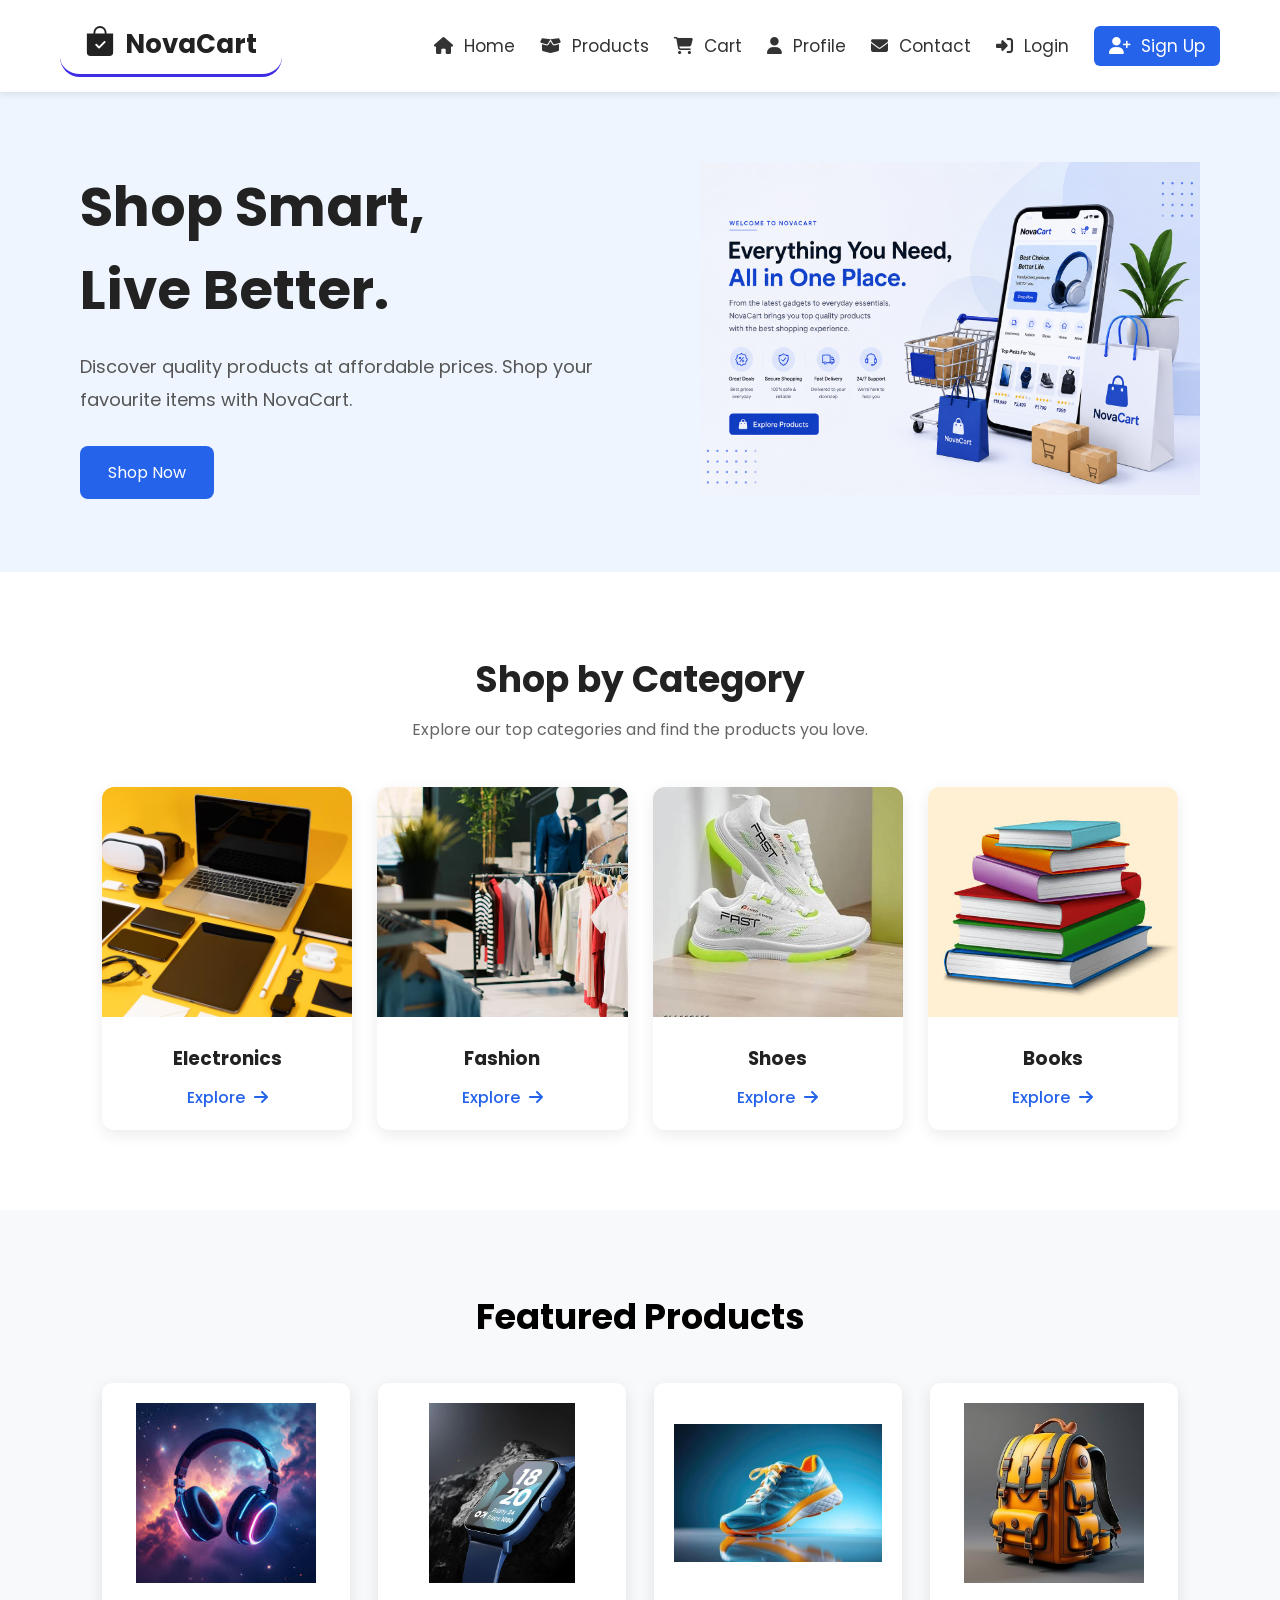
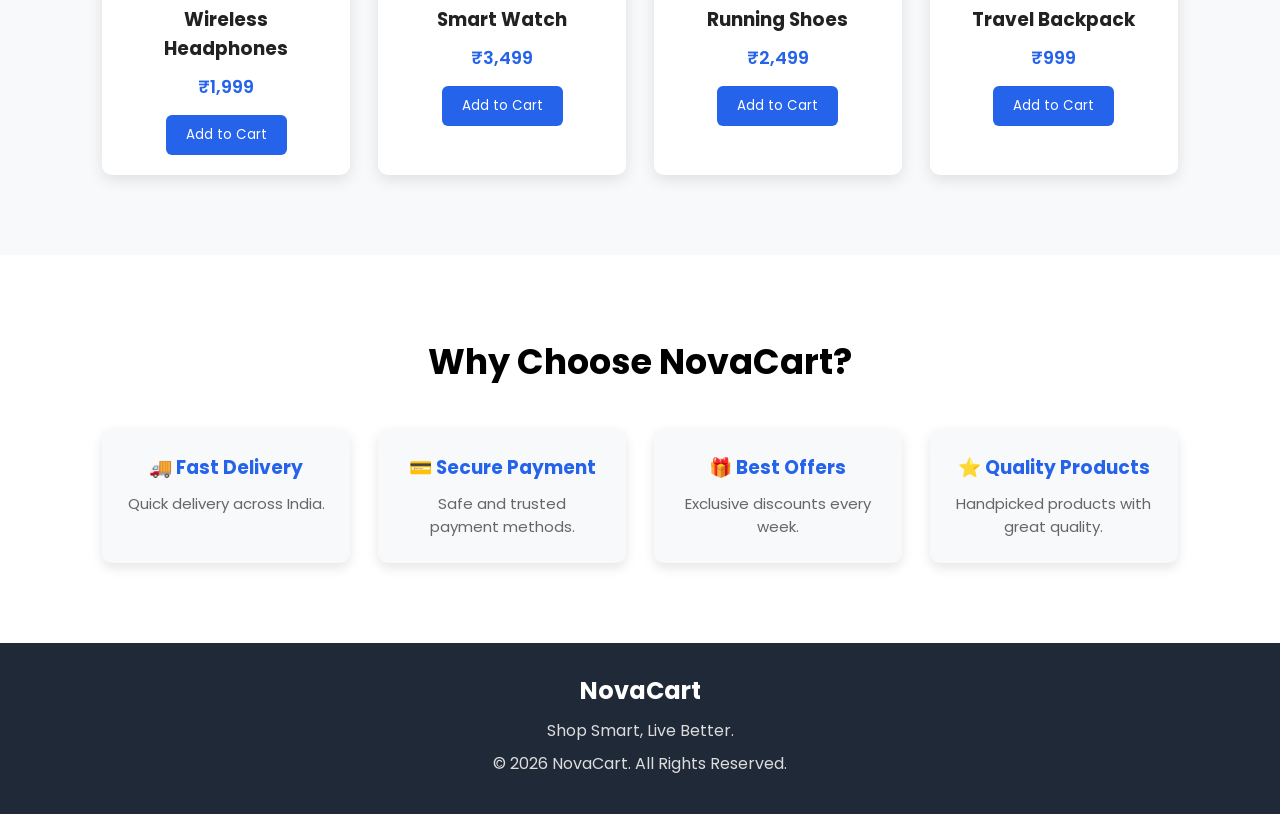
<file: index.html>
<!DOCTYPE html>
<html lang="en">

<head>
  <meta charset="UTF-8">
  <meta name="viewport" content="width=device-width, initial-scale=1.0">
  <title>NovaCart - E-Commerce Company</title>
  <link rel="stylesheet" href="css/style.css">
  <link rel="stylesheet" href="https://cdnjs.cloudflare.com/ajax/libs/font-awesome/6.7.2/css/all.min.css">
  <link rel="preconnect" href="https://fonts.googleapis.com">
  <link rel="preconnect" href="https://fonts.gstatic.com" crossorigin>
  <link href="https://fonts.googleapis.com/css2?family=Poppins:wght@300;400;500;600;700&display=swap" rel="stylesheet">
</head>

<body>
  <header>
    <nav class="navbar">

      <div class="logo">
        <a href="index.html">
          <div class="icon">
          <svg xmlns="http://www.w3.org/2000/svg" width="30" height="30" fill="currentColor"
            class="bi bi-bag-check-fill" viewBox="0 0 16 16">
            <path fill-rule="evenodd"
              d="M10.5 3.5a2.5 2.5 0 0 0-5 0V4h5zm1 0V4H15v10a2 2 0 0 1-2 2H3a2 2 0 0 1-2-2V4h3.5v-.5a3.5 3.5 0 1 1 7 0m-.646 5.354a.5.5 0 0 0-.708-.708L7.5 10.793 6.354 9.646a.5.5 0 1 0-.708.708l1.5 1.5a.5.5 0 0 0 .708 0z" />
          </svg>
          </div>
          <span>NovaCart</span>
        </a>
      </div>

      <ul class="nav-links">
        <li><a href="index.html"><i class="fa-solid fa-house"></i> Home</a></li>
        <li><a href="products.html"><i class="fa-solid fa-box-open"></i> Products</a></li>
        <li><a href="cart.html"><i class="fa-solid fa-cart-shopping"></i> Cart</a></li>
        <li><a href="profile.html"><i class="fa-solid fa-user"></i> Profile</a></li>
        <li><a href="contact.html"><i class="fa-solid fa-envelope"></i> Contact</a></li>
        <li><a href="login.html"><i class="fa-solid fa-right-to-bracket"></i> Login</a></li>
        <li><a href="signup.html" class="signup-btn"><i class="fa-solid fa-user-plus"></i> Sign Up</a></li>
      </ul>

    </nav>
  </header>
  <section class="hero">

    <div class="hero-text">

      <h1>Shop Smart,<br>Live Better.</h1>

      <p>
        Discover quality products at affordable prices.
        Shop your favourite items with NovaCart.
      </p>

      <a href="products.html" class="btn">
        Shop Now
      </a>

    </div>

    <div class="hero-img">
      <img src="imgs/hero_img.png" alt="img">
    </div>

  </section>

  <section class="categories">

    <h2>Shop by Category</h2>
    <p class="category-text">
      Explore our top categories and find the products you love.
    </p>

    <div class="category-box">

      <div class="card">
        <img src="imgs/electronic_img2.avif" alt="Electronics">
        <div class="card-content">
          <h3>Electronics</h3>
          <a href="products.html">Explore <i class="fa-solid fa-arrow-right"></i></a>
        </div>
      </div>

      <div class="card">
        <img src="imgs/fashion_img.avif" alt="Fashion">
        <div class="card-content">
          <h3>Fashion</h3>
          <a href="products.html">Explore <i class="fa-solid fa-arrow-right"></i></a>
        </div>
      </div>

      <div class="card">
        <img src="imgs/shoes_img2.jpg" alt="Shoes">
        <div class="card-content">
          <h3>Shoes</h3>
          <a href="products.html">Explore <i class="fa-solid fa-arrow-right"></i></a>
        </div>
      </div>

      <div class="card">
        <img src="imgs/book_img2.jpg" alt="Books">
        <div class="card-content">
          <h3>Books</h3>
          <a href="products.html">Explore <i class="fa-solid fa-arrow-right"></i></a>
        </div>
      </div>

    </div>

  </section>

 <section class="products">

    <h2>Featured Products</h2>

    <div class="product-box">

        <div class="product-card">
            <img src="imgs/headphone_img.jpg" alt="Headphones">
            <h3>Wireless Headphones</h3>
            <p>₹1,999</p>
            <button>Add to Cart</button>
        </div>

        <div class="product-card">
            <img src="imgs/s_watch_img.webp" alt="Smart Watch">
            <h3>Smart Watch</h3>
            <p>₹3,499</p>
            <button>Add to Cart</button>
        </div>

        <div class="product-card">
            <img src="imgs/shoes.jpg" alt="Running Shoes">
            <h3>Running Shoes</h3>
            <p>₹2,499</p>
            <button>Add to Cart</button>
        </div>

        <div class="product-card">
            <img src="imgs/backpak_img.jpg" alt="Backpack">
            <h3>Travel Backpack</h3>
            <p>₹999</p>
            <button>Add to Cart</button>
        </div>

    </div>

</section>

  <section class="why">

    <h2>Why Choose NovaCart?</h2>

    <div class="why-box">

      <div>
        <h3>🚚 Fast Delivery</h3>
        <p>Quick delivery across India.</p>
      </div>

      <div>
        <h3>💳 Secure Payment</h3>
        <p>Safe and trusted payment methods.</p>
      </div>

      <div>
        <h3>🎁 Best Offers</h3>
        <p>Exclusive discounts every week.</p>
      </div>

      <div>
        <h3>⭐ Quality Products</h3>
        <p>Handpicked products with great quality.</p>
      </div>

    </div>

  </section>

  <footer>

    <h2>NovaCart</h2>

    <p>Shop Smart, Live Better.</p>

    <p>© 2026 NovaCart. All Rights Reserved.</p>

  </footer>
</body>

</html>
</file>
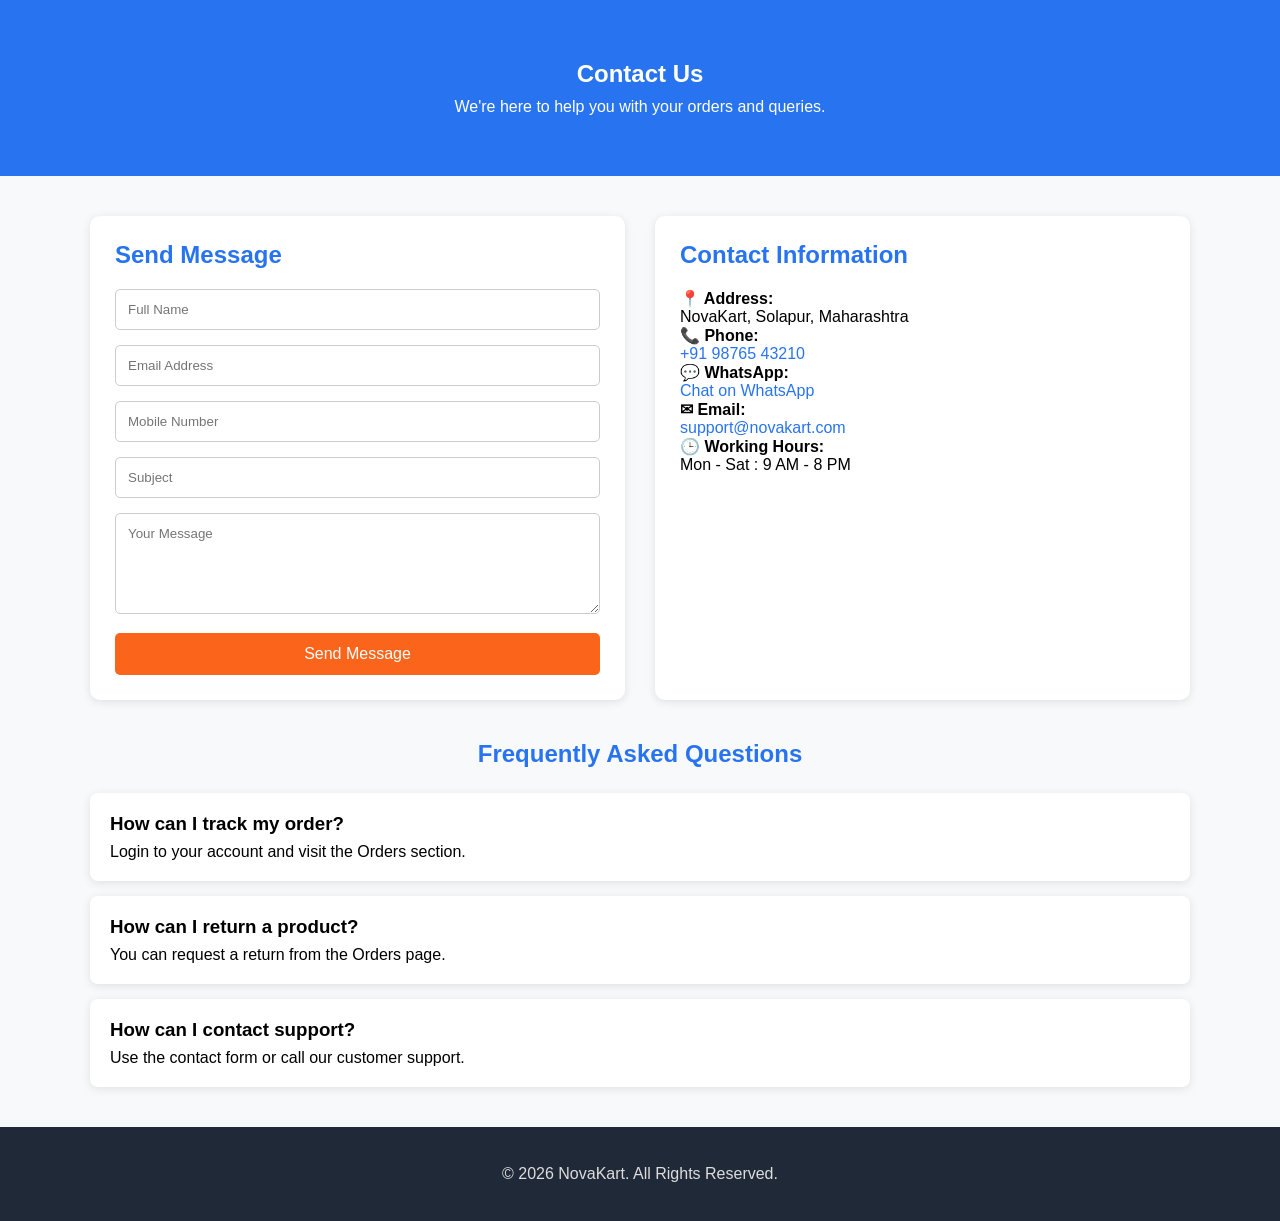
<file: contact.html>
<!DOCTYPE html>
<html lang="en">
<head>
    <meta charset="UTF-8">
    <meta name="viewport" content="width=device-width, initial-scale=1.0">
    <title>Contact Us - NovaKart</title>
    <link rel="stylesheet" href="css/contact.css">
    <link rel="stylesheet" href="css/style.css">
</head>
<body>

    <section class="contact-banner">
        <h1>Contact Us</h1>
        <p>We're here to help you with your orders and queries.</p>
    </section>

    <section class="contact-container">

        <div class="contact-form">
            <h2>Send Message</h2>

            <form>
                <input type="text" placeholder="Full Name" required>

                <input type="email" placeholder="Email Address" required>

                <input type="tel" placeholder="Mobile Number" required>

                <input type="text" placeholder="Subject" required>

                <textarea placeholder="Your Message" rows="5" required></textarea>

                <button type="submit">Send Message</button>
            </form>
        </div>

       <div class="contact-info">
    <h2>Contact Information</h2>

    <p>
        <strong>📍 Address:</strong><br>
        NovaKart, Solapur, Maharashtra
    </p>

    <p>
        <strong>📞 Phone:</strong><br>
        <a href="tel:+919876543210">+91 98765 43210</a>
    </p>

    <p>
        <strong>💬 WhatsApp:</strong><br>
        <a href="https://wa.me/919876543210" target="_blank">
            Chat on WhatsApp
        </a>
    </p>

    <p>
        <strong>✉ Email:</strong><br>
        <a href="mailto:support@novakart.com" target="_blank">
            support@novakart.com
        </a>
    </p>

    <p>
        <strong>🕒 Working Hours:</strong><br>
        Mon - Sat : 9 AM - 8 PM
    </p>
</div>

    </section>

    <section class="faq">
        <h2>Frequently Asked Questions</h2>

        <div class="faq-box">
            <h3>How can I track my order?</h3>
            <p>Login to your account and visit the Orders section.</p>
        </div>

        <div class="faq-box">
            <h3>How can I return a product?</h3>
            <p>You can request a return from the Orders page.</p>
        </div>

        <div class="faq-box">
            <h3>How can I contact support?</h3>
            <p>Use the contact form or call our customer support.</p>
        </div>
    </section>

    <footer>
        <p>© 2026 NovaKart. All Rights Reserved.</p>
    </footer>

</body>
</html>
</file>
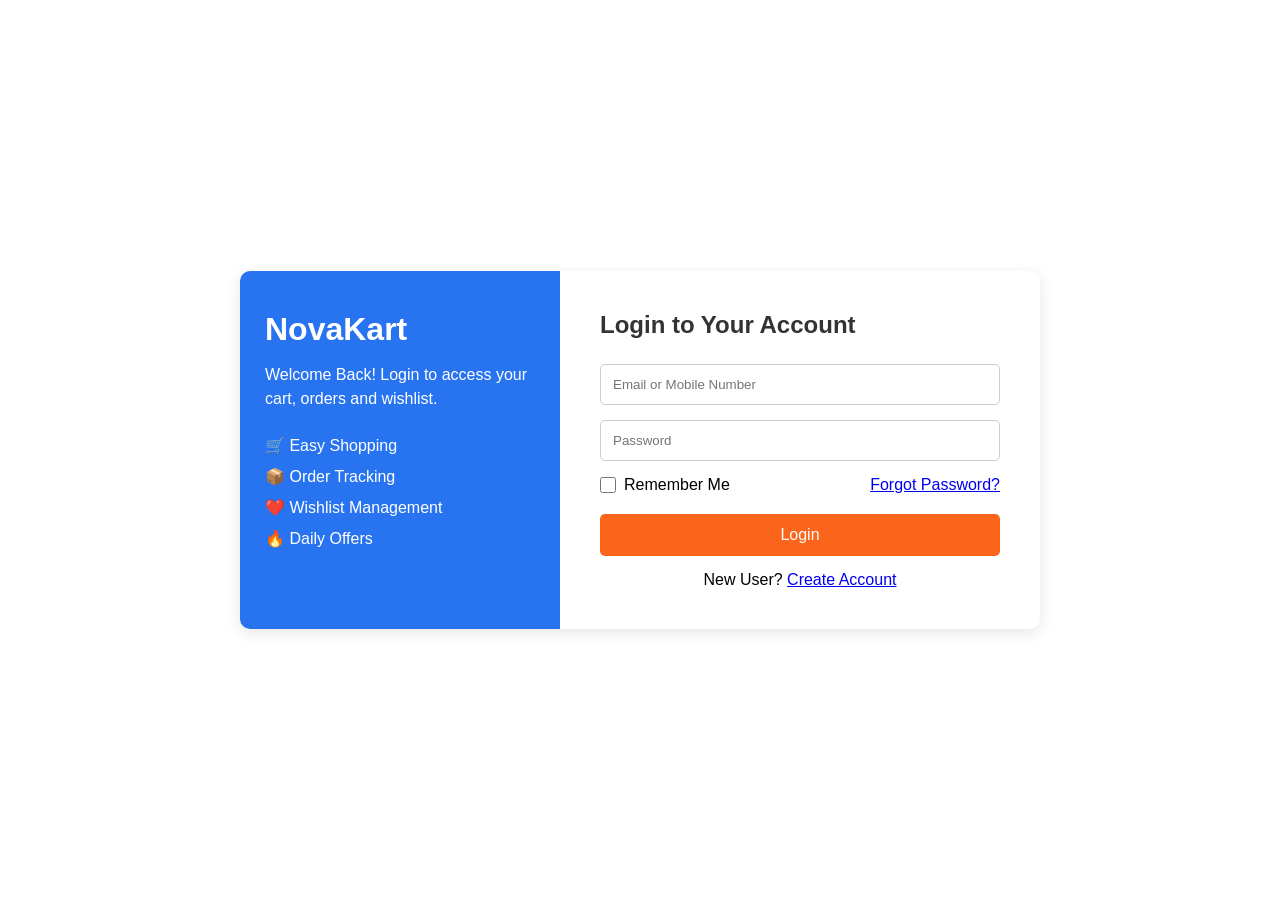
<file: login.html>
<!DOCTYPE html>
<html lang="en">
<head>
    <meta charset="UTF-8">
    <meta name="viewport" content="width=device-width, initial-scale=1.0">
    <title>Novakart Login</title>
   <link rel="stylesheet" href="css/login.css">
</head>
<body>

    <div class="container">

        <div class="left-panel">
            <h1>NovaKart</h1>
            <p>Welcome Back! Login to access your cart, orders and wishlist.</p>

            <ul>
                <li>🛒 Easy Shopping</li>
                <li>📦 Order Tracking</li>
                <li>❤️ Wishlist Management</li>
                <li>🔥 Daily Offers</li>
            </ul>
        </div>

        <div class="right-panel">
            <h2>Login to Your Account</h2>

            <form action="index.html">
                <input type="text" placeholder="Email or Mobile Number" required>

                <input type="password" placeholder="Password" required>

                <div class="options">
                    <label>
                        <input type="checkbox"> Remember Me
                    </label>
                    <a href="#">Forgot Password?</a>
                </div>

                <button type="submit">Login</button>

                <p class="signup">
                     New User? <a href="signup.html">Create Account</a>
                </p>
            </form>
        </div>

    </div>

</body>
</html>
</file>
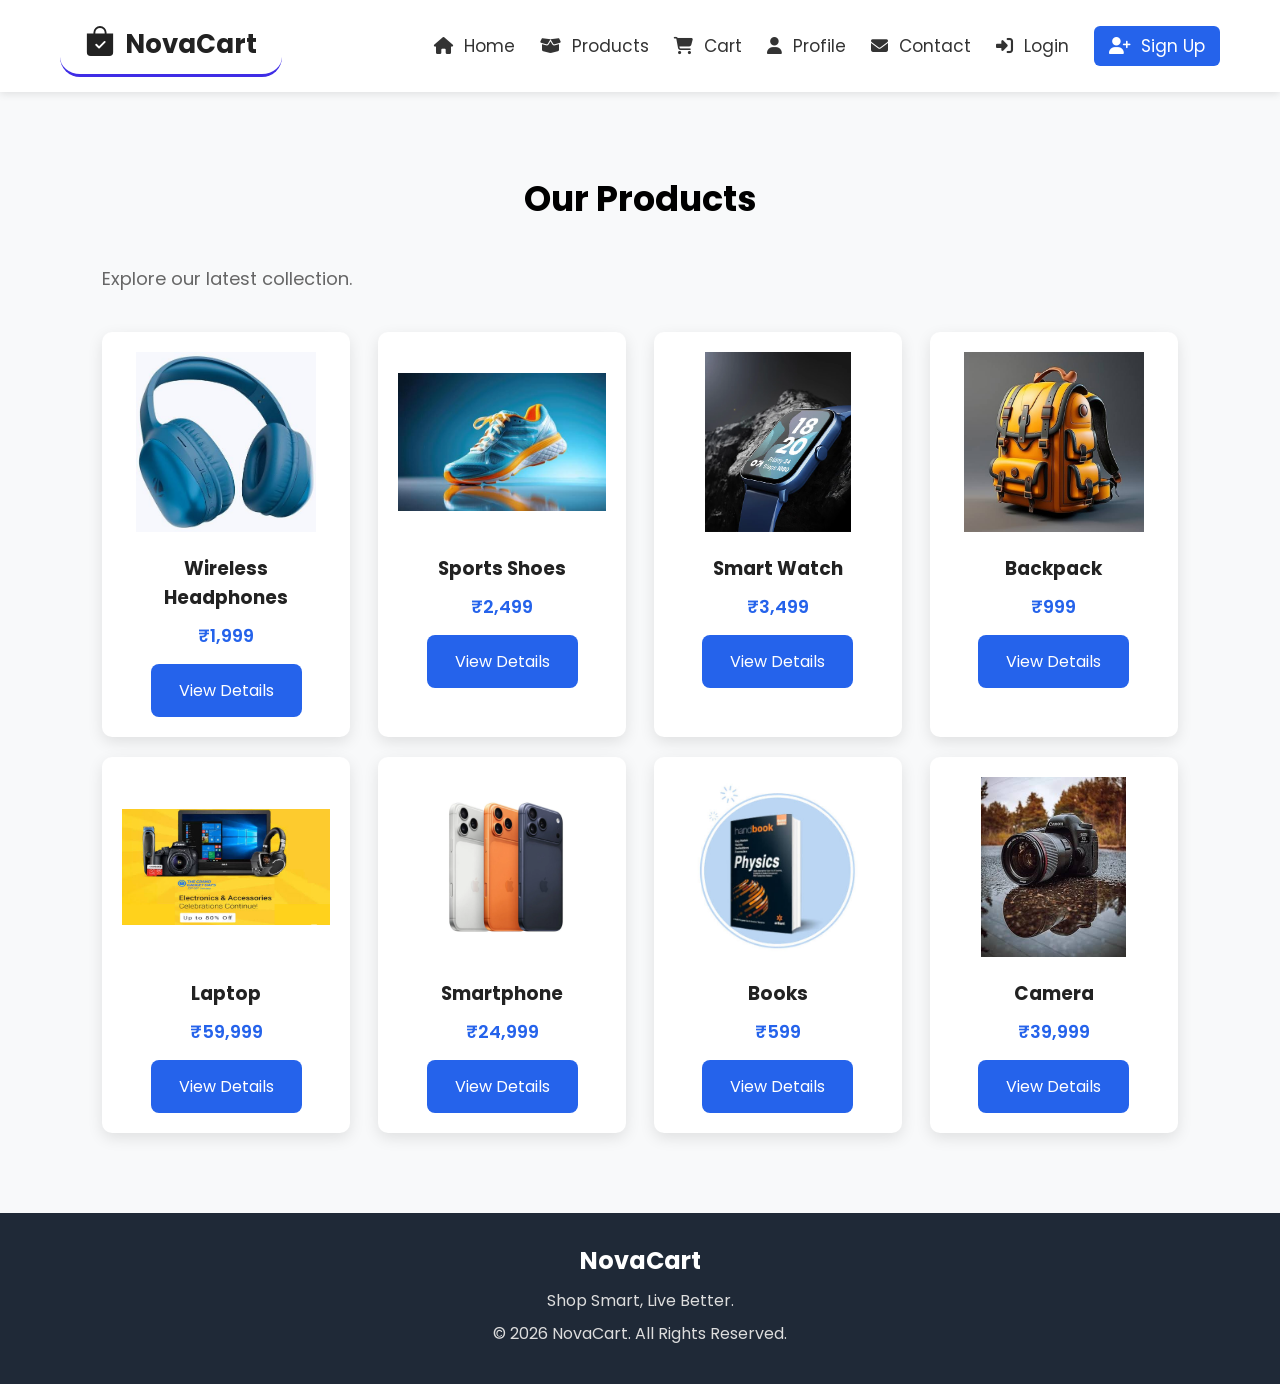
<file: products.html>
<!DOCTYPE html>
<html lang="en">

<head>
    <meta charset="UTF-8">
    <meta name="viewport" content="width=device-width, initial-scale=1.0">
    <title>NovaCart - E-Commerce Company</title>
    <link rel="stylesheet" href="css/style.css">
    <link rel="stylesheet" href="https://cdnjs.cloudflare.com/ajax/libs/font-awesome/6.7.2/css/all.min.css">
    <link rel="preconnect" href="https://fonts.googleapis.com">
    <link rel="preconnect" href="https://fonts.gstatic.com" crossorigin>
    <link href="https://fonts.googleapis.com/css2?family=Poppins:wght@300;400;500;600;700&display=swap"
        rel="stylesheet">
</head>

<body>
    <header>
        <nav class="navbar">

            <div class="logo">
                <a href="index.html">
                    <div class="icon">
                        <svg xmlns="http://www.w3.org/2000/svg" width="30" height="30" fill="currentColor"
                            class="bi bi-bag-check-fill" viewBox="0 0 16 16">
                            <path fill-rule="evenodd"
                                d="M10.5 3.5a2.5 2.5 0 0 0-5 0V4h5zm1 0V4H15v10a2 2 0 0 1-2 2H3a2 2 0 0 1-2-2V4h3.5v-.5a3.5 3.5 0 1 1 7 0m-.646 5.354a.5.5 0 0 0-.708-.708L7.5 10.793 6.354 9.646a.5.5 0 1 0-.708.708l1.5 1.5a.5.5 0 0 0 .708 0z" />
                        </svg>
                    </div>
                    <span>NovaCart</span>
                </a>
            </div>

            <ul class="nav-links">
                <li><a href="index.html"><i class="fa-solid fa-house"></i> Home</a></li>
                <li><a href="products.html"><i class="fa-solid fa-box-open"></i> Products</a></li>
                <li><a href="cart.html"><i class="fa-solid fa-cart-shopping"></i> Cart</a></li>
                <li><a href="profile.html"><i class="fa-solid fa-user"></i> Profile</a></li>
                <li><a href="contact.html"><i class="fa-solid fa-envelope"></i> Contact</a></li>
                <li><a href="login.html"><i class="fa-solid fa-right-to-bracket"></i> Login</a></li>
                <li><a href="signup.html" class="signup-btn"><i class="fa-solid fa-user-plus"></i> Sign Up</a></li>
            </ul>

        </nav>
    </header>

    <section class="products">

        <h2>Our Products</h2>
        <p>Explore our latest collection.</p>

        <div class="product-box">

            <div class="product-card">
                <img src="imgs/product_headphone.jpg" alt="Headphones">
                <h3>Wireless Headphones</h3>
                <p>₹1,999</p>
                <a href="product.html" class="btn">View Details</a>
            </div>

            <div class="product-card">
                <img src="imgs/shoes.jpg" alt="Shoes">
                <h3>Sports Shoes</h3>
                <p>₹2,499</p>
                <a href="product.html" class="btn">View Details</a>
            </div>

            <div class="product-card">
                <img src="imgs/s_watch_img.webp" alt="Watch">
                <h3>Smart Watch</h3>
                <p>₹3,499</p>
                <a href="product.html" class="btn">View Details</a>
            </div>

            <div class="product-card">
                <img src="imgs/backpak_img.jpg" alt="Backpack">
                <h3>Backpack</h3>
                <p>₹999</p>
                <a href="product.html" class="btn">View Details</a>
            </div>

            <div class="product-card">
                <img src="imgs/electronic_img.jpg" alt="Laptop">
                <h3>Laptop</h3>
                <p>₹59,999</p>
                <a href="product.html" class="btn">View Details</a>
            </div>

            <div class="product-card">
                <img src="imgs/phones.webp" alt="Mobile">
                <h3>Smartphone</h3>
                <p>₹24,999</p>
                <a href="product.html" class="btn">View Details</a>
            </div>

            <div class="product-card">
                <img src="imgs/book_img.jpg" alt="Books">
                <h3>Books</h3>
                <p>₹599</p>
                <a href="product.html" class="btn">View Details</a>
            </div>

            <div class="product-card">
                <img src="imgs/camera.jpg" alt="Camera">
                <h3>Camera</h3>
                <p>₹39,999</p>
                <a href="product.html" class="btn">View Details</a>
            </div>

        </div>

    </section>

    <footer>

        <h2>NovaCart</h2>

        <p>Shop Smart, Live Better.</p>

        <p>© 2026 NovaCart. All Rights Reserved.</p>

    </footer>
</body>

</html>
</file>
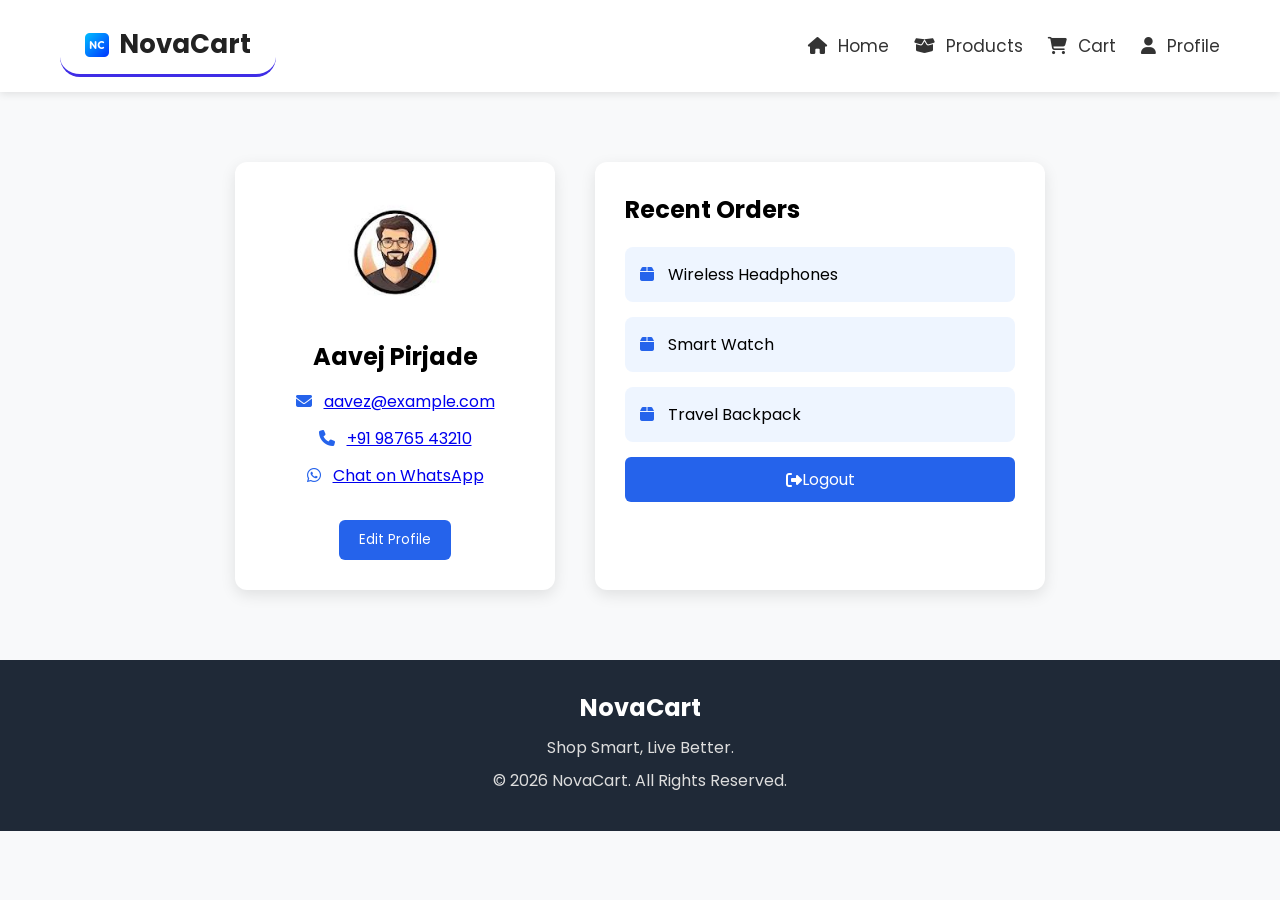
<file: profile.html>
<!DOCTYPE html>
<html lang="en">

<head>
  <meta charset="UTF-8">
  <meta name="viewport" content="width=device-width, initial-scale=1.0">
  <title>Profile - NovaCart</title>

  <link rel="stylesheet" href="css/style.css">
  <link rel="stylesheet" href="css/profile.css">

  <link rel="stylesheet" href="https://cdnjs.cloudflare.com/ajax/libs/font-awesome/6.7.2/css/all.min.css">

  <link rel="preconnect" href="https://fonts.googleapis.com">
  <link href="https://fonts.googleapis.com/css2?family=Poppins:wght@300;400;500;600;700&display=swap" rel="stylesheet">
</head>

<body>

  <!-- Navbar -->
  <header>
    <nav class="navbar">

      <div class="logo">
        <a href="index.html">
          <img src="imgs/n_logo.png" alt="">
          <span>NovaCart</span>
        </a>
      </div>

      <ul class="nav-links">
        <li><a href="index.html"><i class="fa-solid fa-house"></i> Home</a></li>
        <li><a href="products.html"><i class="fa-solid fa-box-open"></i> Products</a></li>
        <li><a href="cart.html"><i class="fa-solid fa-cart-shopping"></i> Cart</a></li>
        <li><a href="profile.html"><i class="fa-solid fa-user"></i> Profile</a></li>
      </ul>

    </nav>
  </header>

  <!-- Profile -->

  <section class="profile">

    <div class="profile-card">

      <img src="imgs/profile_img.jpg" alt="Profile">

      <h2>Aavej Pirjade</h2>

      <p>
        <i class="fa-solid fa-envelope"></i>
        <a href="mailto:aavez@example.com" target="_blank">aavez@example.com</a>
      </p>

      <p>
        <i class="fa-solid fa-phone"></i>
        <a href="tel:+919876543210" target="_blank">+91 98765 43210</a>
      </p>

      <p>
        <i class="fa-brands fa-whatsapp"></i>
        <a href="https://wa.me/919876543210" target="_blank">
          Chat on WhatsApp
        </a>
      </p>

      <button>Edit Profile</button>

    </div>

    <div class="orders">

      <h2>Recent Orders</h2>

      <div class="order">
        <i class="fa-solid fa-box"></i>
        Wireless Headphones
      </div>

      <div class="order">
        <i class="fa-solid fa-box"></i>
        Smart Watch
      </div>

      <div class="order">
        <i class="fa-solid fa-box"></i>
        Travel Backpack
      </div>

      <a href="login.html" class="logout-btn">
        <i class="fa-solid fa-right-from-bracket"></i>
        Logout
      </a>

    </div>

  </section>

  <footer>
    <h2>NovaCart</h2>
    <p>Shop Smart, Live Better.</p>
    <p>© 2026 NovaCart. All Rights Reserved.</p>
  </footer>

</body>

</html>
</file>
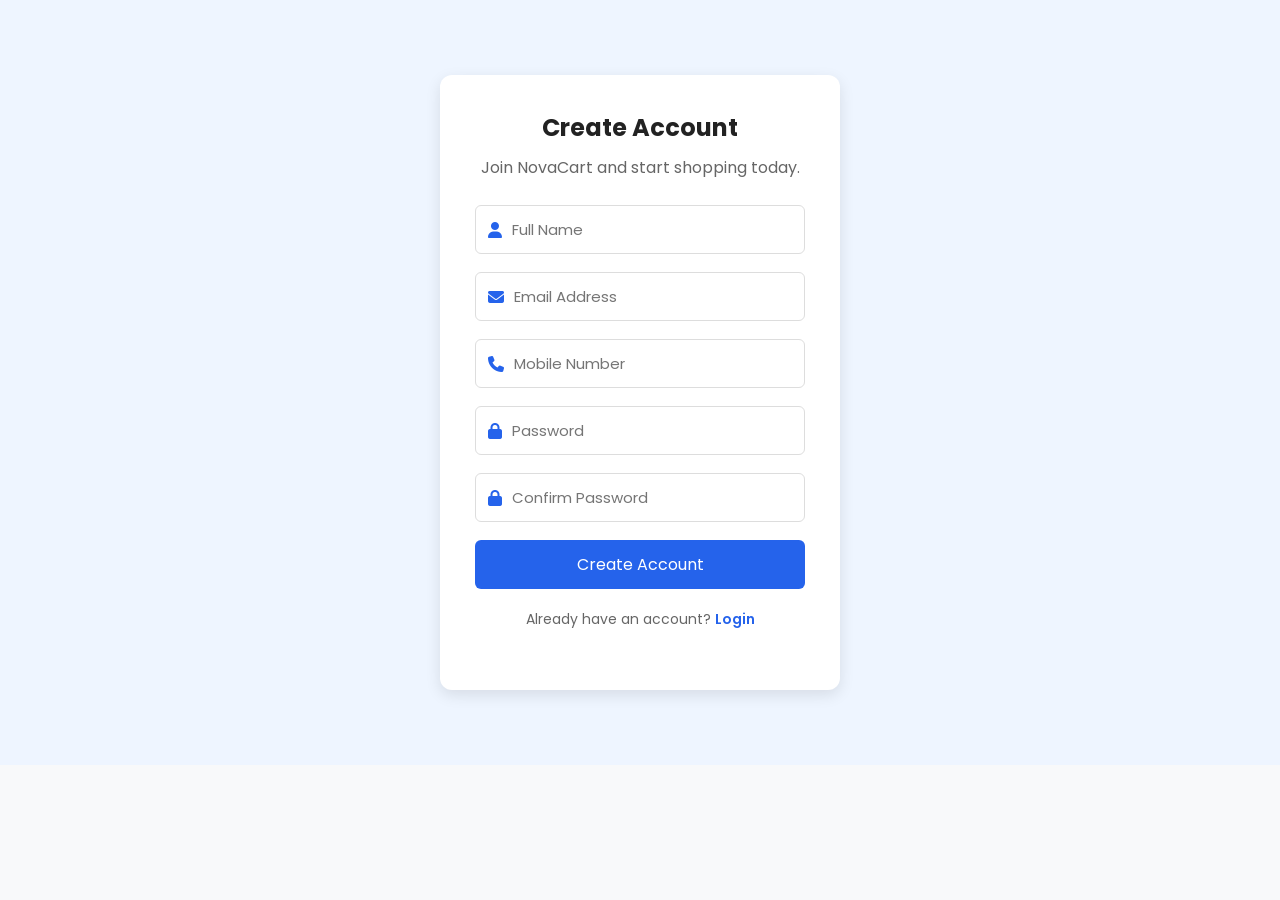
<file: signup.html>
<!DOCTYPE html>
<html lang="en">

<head>
  <meta charset="UTF-8">
  <meta name="viewport" content="width=device-width, initial-scale=1.0">
  <title>Sign-Up Page</title>
  <link rel="stylesheet" href="css/style.css">
  <link rel="stylesheet" href="css/signup.css">
  <link rel="stylesheet" href="https://cdnjs.cloudflare.com/ajax/libs/font-awesome/6.7.2/css/all.min.css">
  <link rel="preconnect" href="https://fonts.googleapis.com">
  <link rel="preconnect" href="https://fonts.gstatic.com" crossorigin>
  <link href="https://fonts.googleapis.com/css2?family=Poppins:wght@300;400;500;600;700&display=swap" rel="stylesheet">
</head>

<body>
  <section class="signup">

    <div class="signup-box">

        <h2>Create Account</h2>
        <p>Join NovaCart and start shopping today.</p>

        <form action="login.html">

            <div class="input-box">
                <i class="fa-solid fa-user"></i>
                <input type="text" placeholder="Full Name" required>
            </div>

            <div class="input-box">
                <i class="fa-solid fa-envelope"></i>
                <input type="email" placeholder="Email Address" required>
            </div>

            <div class="input-box">
                <i class="fa-solid fa-phone"></i>
                <input type="tel" placeholder="Mobile Number" required pattern="[0-9]{10}" maxlength="10">
            </div>

            <div class="input-box">
                <i class="fa-solid fa-lock"></i>
                <input type="password" placeholder="Password" required>
            </div>

            <div class="input-box">
                <i class="fa-solid fa-lock"></i>
                <input type="password" placeholder="Confirm Password" required>
            </div>

            <button type="submit">Create Account</button>

            <p class="login-link">
                Already have an account?
                <a href="login.html">Login</a>
            </p>

        </form>

    </div>

</section>
</body>

</html>
</file>
<file: css/style.css>
*{
    margin: 0;
    padding: 0;
    box-sizing: border-box;
    font-family: "Poppins", sans-serif;
}

body{
    background: #f8f9fa;
}

.navbar{
    display: flex;
    justify-content: space-between;
    align-items: center;
    padding: 15px 60px;
    background: #fff;
    box-shadow: 0 2px 8px rgba(0,0,0,.1);
    position: sticky;
    top: 0;
    z-index: 100;
}

.logo a{
    display: flex;
    align-items: center;
    text-decoration: none;
    color: #222;
    gap: 10px;
    border-bottom: 3px rgb(63, 45, 230) solid;
    padding: 10px 25px;
    border-radius: 20px;
    transition: 0.7s;
}

.logo a:hover {
      border-top: 3px rgb(63, 45, 230) solid;
      color: #1d4ed8;
      border-bottom: none;
}
/* 
.logo .icon{
    width: 10px;
    height: 10px;
}  */

.logo span{
    font-size: 26px;
    font-weight: bold;
}

/* nav links */
.nav-links{
    display: flex;
    list-style: none;
    gap: 25px;
}

.nav-links a{
    text-decoration: none;
    color: #333;
    font-size: 17px;
    transition: .3s;
}

.nav-links a:hover{
    color: #2563eb;
}

.nav-links i{
    margin-right: 6px;
}

/* sign up btn */
.signup-btn{
    background: #2563eb;
    color: white !important;
    padding: 8px 15px;
    border-radius: 6px;
}

.signup-btn:hover{
    background: #1d4ed8;
}

/* Hero Section */

.hero{
    display:flex;
    justify-content:space-between;
    align-items:center;
    padding:70px 80px;
    background:#eef5ff;
}

.hero-text{
    width:50%;
}

.hero-text h1{
    font-size:55px;
    color:#222;
    margin-bottom:20px;
}

.hero-text p{
    font-size:18px;
    color:#555;
    line-height:1.8;
    margin-bottom:30px;
}

.btn{
    display:inline-block;
    text-decoration:none;
    background:#2563eb;
    color:#fff;
    padding:14px 28px;
    border-radius:8px;
    transition:.3s;
}

.btn:hover{
    background:#1d4ed8;
}

.hero-img{
    width:45%;
    text-align:right;
}

.hero-img img{
    width:100%;
    max-width:500px;
}

/* Categories */

.categories{
    padding: 80px 8%;
    text-align: center;
    background: #fff;
}

.categories h2{
    font-size: 36px;
    color: #222;
    margin-bottom: 10px;
}

.category-text{
    color: #666;
    margin-bottom: 45px;
}

.category-box{
    display: grid;
    grid-template-columns: repeat(4,1fr);
    gap: 25px;
}

.card{
    background: #fff;
    border-radius: 12px;
    overflow: hidden;
    box-shadow: 0 5px 15px rgba(0,0,0,.08);
    transition: .3s;
}

.card:hover{
    transform: translateY(-8px);
    box-shadow: 0 12px 25px rgba(0,0,0,.15);
}

.card img{
    width: 100%;
    height: 230px;
    object-fit: cover;
}

.card-content{
    padding: 20px;
}

.card-content h3{
    margin-bottom: 12px;
    color: #222;
}

.card-content a{
    text-decoration: none;
    color: #2563eb;
    font-weight: 500;
}

.card-content a i{
    margin-left: 5px;
    transition: .3s;
}

.card-content a:hover i{
    margin-left: 10px;
}

/* Products */

.products{
    padding: 80px 8%;
    background: #f8f9fa;
}

.products h2{
    text-align: center;
    font-size: 35px;
    margin-bottom: 40px;
}

.product-box{
    display: flex;
    justify-content: space-between;
    gap: 20px;
    flex-wrap: wrap;
}

.product-card{
    width: 23%;
    background: white;
    border-radius: 10px;
    padding: 20px;
    text-align: center;
    box-shadow: 0 5px 15px rgba(0,0,0,.1);
    transition: 0.3s;
}

.product-card:hover{
    transform: translateY(-8px);
}

.product-card img{
    width: 100%;
    height: 180px;
    object-fit: contain;
}

.product-card h3{
    margin: 15px 0 10px;
    color: #222;
}

.products p{
    color: #666;
    margin-bottom: 40px;
    font-size: large;
}

.product-card p{
    color: #2563eb;
    font-size: 18px;
    font-weight: 600;
    margin-bottom: 15px;
}

.product-card button{
    background: #2563eb;
    color: white;
    border: none;
    padding: 10px 20px;
    border-radius: 6px;
    cursor: pointer;
    transition: 0.3s;
}

.product-card button:hover{
    background: #1d4ed8;
}

/* Why Choose Us */

.why{
    padding: 80px 8%;
    background: #fff;
    text-align: center;
}

.why h2{
    font-size: 35px;
    margin-bottom: 40px;
}

.why-box{
    display: flex;
    justify-content: space-between;
    gap: 20px;
    flex-wrap: wrap;
}

.why-box div{
    width: 23%;
    background: #f8f9fa;
    padding: 25px;
    border-radius: 10px;
    box-shadow: 0 5px 12px rgba(0,0,0,.1);
    transition: 0.3s;
}

.why-box div:hover{
    transform: translateY(-8px);
}

.why-box h3{
    margin-bottom: 10px;
    color: #2563eb;
}

.why-box p{
    color: #666;
    font-size: 15px;
}

/* Footer */

footer{
    background: #1f2937;
    color: white;
    text-align: center;
    padding: 30px 20px;
}

footer h2{
    margin-bottom: 10px;
}

footer p{
    margin: 8px 0;
    color: #ddd;
}

/* =========================
   Mobile (768px)
========================= */

@media (max-width:768px){

    .navbar{
        padding:20px;
    }

    .nav-links{
        flex-direction: column;
        align-items: center;
    }

    .hero{
        padding:50px 20px;
    }

    .hero-text h1{
        font-size:34px;
    }

    .hero-text p{
        font-size:16px;
    }

    .categories,
    .products,
    .why{
        padding:60px 20px;
    }

    .category-box{
        grid-template-columns:1fr;
    }

    .product-box{
        justify-content:center;
    }

    .product-card{
        width:100%;
    }

    .why-box div{
        width:100%;
    }

    .hero-img img{
        max-width:320px;
    }

}
</file>
<file: css/contact.css>
*{
    margin:0;
    padding:0;
    box-sizing:border-box;
    font-family:Arial,sans-serif;
}

body{
    background:#f1f3f6;
}

.contact-banner{
    background:#2874f0;
    color:white;
    text-align:center;
    padding:60px 20px;
}

.contact-banner h1{
    margin-bottom:10px;
}

.contact-container{
    width:90%;
    max-width:1100px;
    margin:40px auto;
    display:flex;
    gap:30px;
}

.contact-form,
.contact-info{
    flex:1;
    background:white;
    padding:25px;
    border-radius:10px;
    box-shadow:0 2px 10px rgba(0,0,0,0.1);
}

.contact-form h2,
.contact-info h2{
    margin-bottom:20px;
    color:#2874f0;
}

.contact-form input,
.contact-form textarea{
    width:100%;
    padding:12px;
    margin-bottom:15px;
    border:1px solid #ccc;
    border-radius:5px;
}

.contact-form button{
    width:100%;
    padding:12px;
    border:none;
    background:#fb641b;
    color:white;
    font-size:16px;
    border-radius:5px;
    cursor:pointer;
}

.contact-form button:hover{
    background:#e65a12;
}

.contact-info a{
    text-decoration:none;
    color:#2874f0;
    font-weight:500;
}

.contact-info a:hover{
    text-decoration:underline;
}
.faq{
    width:90%;
    max-width:1100px;
    margin:40px auto;
}

.faq h2{
    text-align:center;
    margin-bottom:25px;
    color:#2874f0;
}

.faq-box{
    background:white;
    padding:20px;
    margin-bottom:15px;
    border-radius:8px;
    box-shadow:0 2px 10px rgba(0,0,0,0.1);
}

.faq-box h3{
    margin-bottom:8px;
}

footer{
    background:#212121;
    color:white;
    text-align:center;
    padding:15px;
    margin-top:30px;
}

@media(max-width:768px){

    .contact-container{
        flex-direction:column;
    }

}
</file>
<file: css/login.css>
*{
    margin:0;
    padding:0;
    box-sizing:border-box;
    font-family:Arial,sans-serif;
}

body{
    
    background: url("https://i.pinimg.com/736x/14/cc/62/14cc6215b6f2ac91dbc39eb2f7746b85.jpg") center/cover no-repeat;
    display:flex;
    justify-content:center;
    align-items:center;
    height:100vh;
}


.container{
    width:800px;
    display:flex;
    background:#fff;
    border-radius:10px;
    overflow:hidden;
    box-shadow:0 4px 15px rgba(0,0,0,0.1);
    
}

.left-panel{
    width:40%;
    background:#2874f0;
    color:white;
    padding:40px 25px;
}

.left-panel h1{
    margin-bottom:15px;
}

.left-panel p{
    margin-bottom:25px;
    line-height:1.5;
}

.left-panel ul{
    list-style:none;
}

.left-panel li{
    margin:12px 0;
}

.right-panel{
    width:60%;
    padding:40px;
}

.right-panel h2{
    margin-bottom:25px;
    color:#333;
}

form input{
    width:100%;
    padding:12px;
    margin-bottom:15px;
    border:1px solid #ccc;
    border-radius:5px;
}
.options{
    display:flex;
    justify-content:space-between;
    align-items:center;
    margin-bottom:20px;
}

.options label{
    display:flex;
    align-items:center;
    gap:8px;
    cursor:pointer;
}

.options input[type="checkbox"]{
    width:16px;
    height:16px;
    margin:0;
}
button{
    width:100%;
    padding:12px;
    border:none;
    background:#fb641b;
    color:white;
    font-size:16px;
    border-radius:5px;
    cursor:pointer;
}

button:hover{
    background:#e85a15;
}

.signup{
    text-align:center;
    margin-top:15px;
}

@media(max-width:768px){
    .container{
        width:90%;
        flex-direction:column;
    }

    .left-panel,
    .right-panel{
        width:100%;
    }
}
</file>
<file: css/profile.css>
.profile{
    display:flex;
    justify-content:center;
    gap:40px;
    padding:70px 8%;
    background:#f8f9fa;
    flex-wrap:wrap;
}

.profile-card,
.orders{
    background:#fff;
    padding:30px;
    border-radius:12px;
    box-shadow:0 5px 15px rgba(0,0,0,.1);
}

.profile-card{
    width:320px;
    text-align:center;
}

.profile-card img{
    width:120px;
    height:120px;
    border-radius:50%;
    object-fit:cover;
    margin-bottom:20px;
}

.profile-card h2{
    margin-bottom:15px;
}

.profile-card p{
    margin:12px 0;
    color:#555;
}

.profile-card i{
    color:#2563eb;
    margin-right:8px;
}

.profile-card button,
.logout{
    margin-top:20px;
    padding:10px 20px;
    border:none;
    background:#2563eb;
    color:#fff;
    border-radius:6px;
    cursor:pointer;
}

.logout-btn {
    padding:10px 20px;
    border:none;
    background:#2563eb;
    color:#fff;
    border-radius:6px;
    cursor:pointer;
    text-decoration: none;
    display: flex;
    text-align: center;
    justify-content: center;
    align-items: center;
}

.orders{
    width:450px;
}

.orders h2{
    margin-bottom:20px;
}

.order{
    background:#eef5ff;
    padding:15px;
    margin-bottom:15px;
    border-radius:8px;
}

.order i{
    color:#2563eb;
    margin-right:10px;
}
</file>
<file: css/signup.css>
.signup{
    display: flex;
    justify-content: center;
    align-items: center;
    min-height: 85vh;
    background: #eef5ff;
    padding: 40px 20px;
}

.signup-box{
    width: 400px;
    background: white;
    padding: 35px;
    border-radius: 12px;
    box-shadow: 0 5px 15px rgba(0,0,0,.1);
}

.signup-box h2{
    text-align: center;
    margin-bottom: 10px;
    color: #222;
}

.signup-box p{
    text-align: center;
    color: #666;
    margin-bottom: 25px;
}

.input-box{
    display: flex;
    align-items: center;
    border: 1px solid #ddd;
    border-radius: 6px;
    padding: 12px;
    margin-bottom: 18px;
}

.input-box i{
    color: #2563eb;
    margin-right: 10px;
}

.input-box input{
    width: 100%;
    border: none;
    outline: none;
    font-size: 15px;
}

.signup-box button{
    width: 100%;
    padding: 12px;
    background: #2563eb;
    color: white;
    border: none;
    border-radius: 6px;
    font-size: 16px;
    cursor: pointer;
    transition: .3s;
}

.signup-box button:hover{
    background: #1d4ed8;
}

.login-link{
    margin-top: 20px;
    font-size: 14px;
}

.login-link a{
    color: #2563eb;
    text-decoration: none;
    font-weight: 600;
}
</file>
